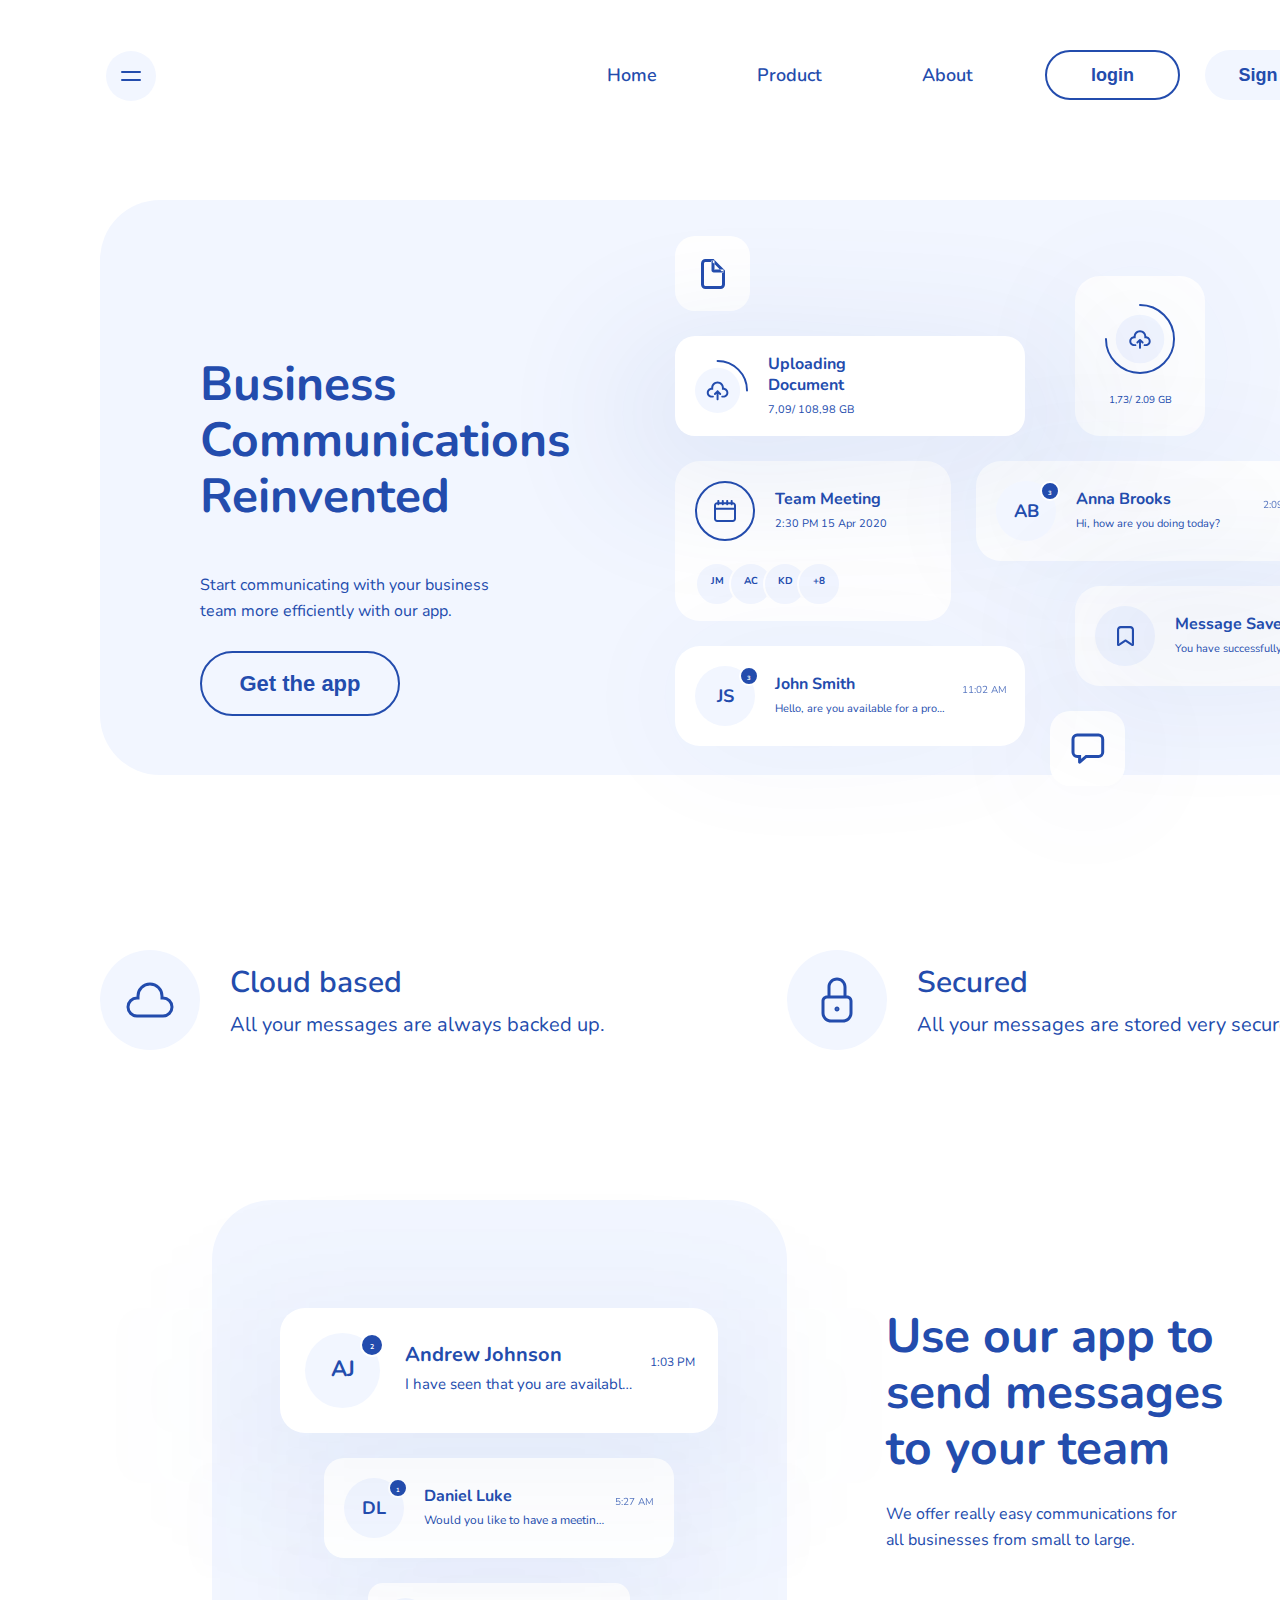
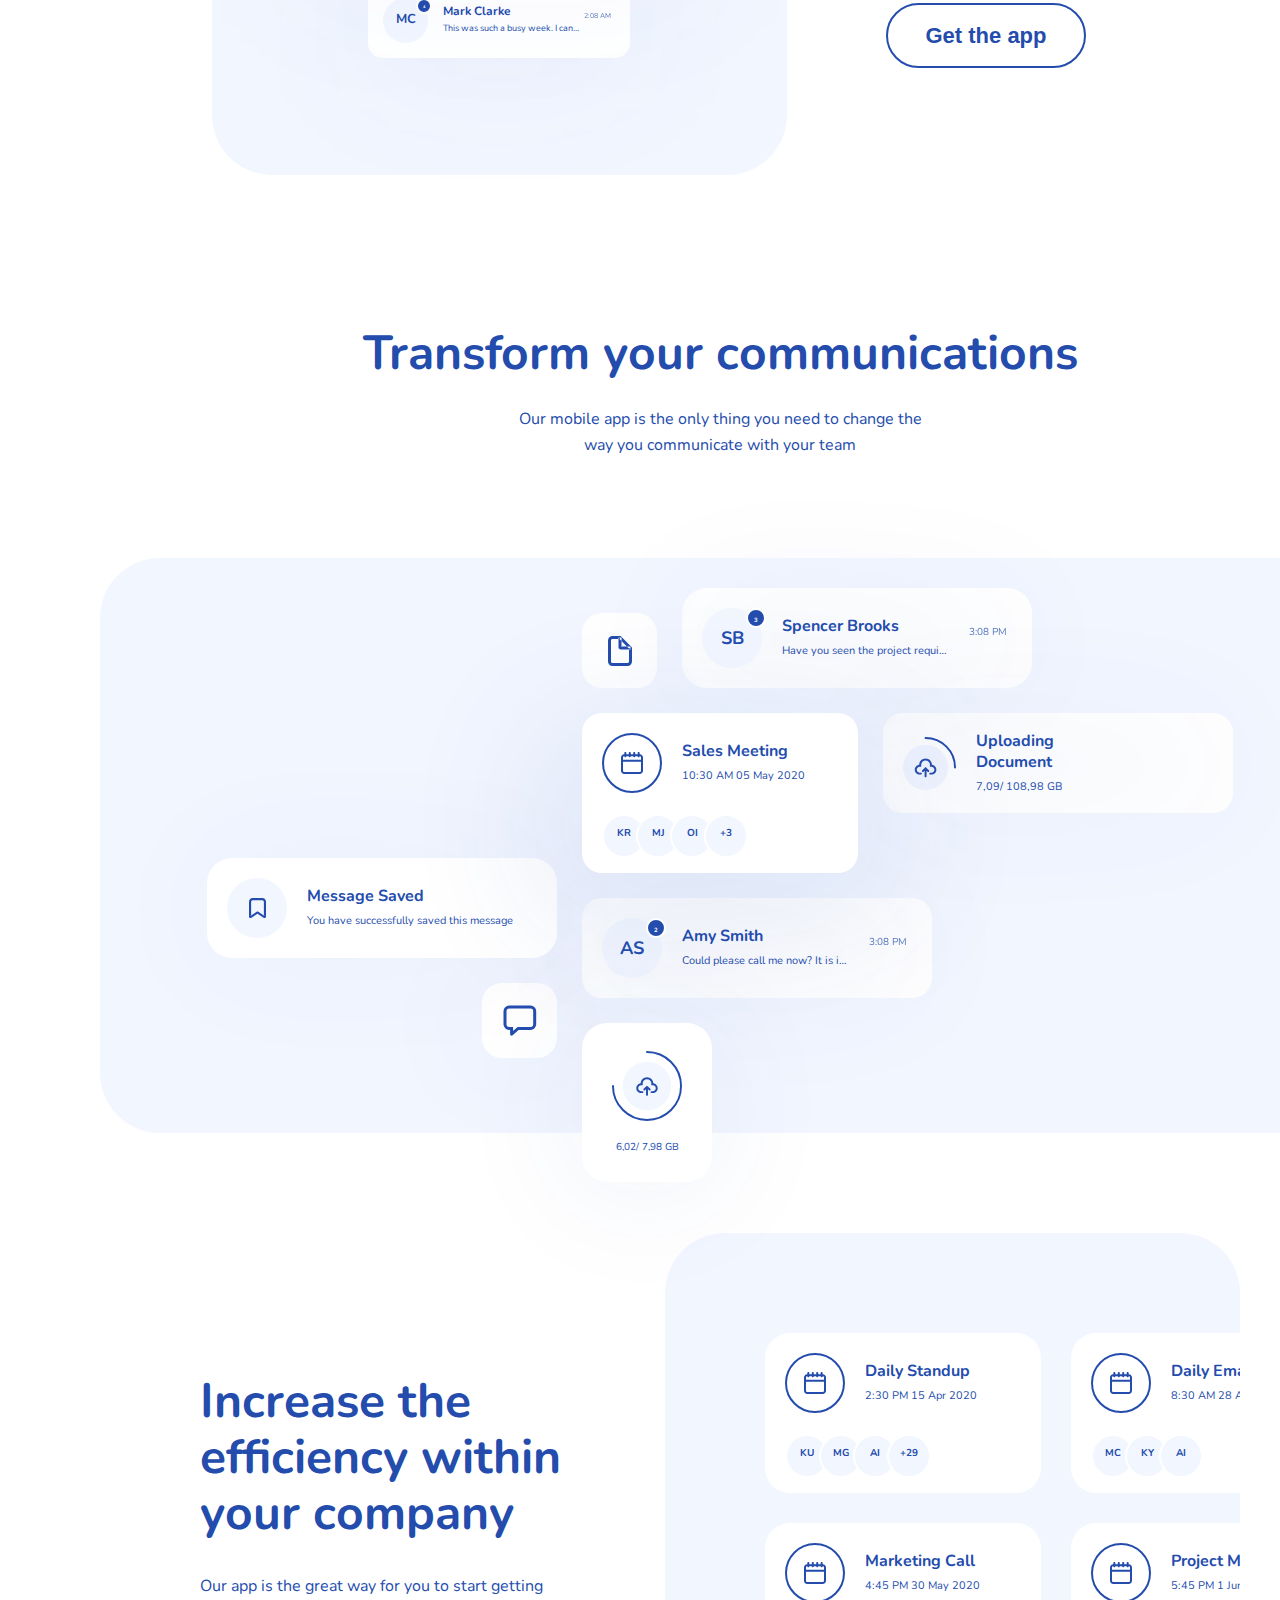
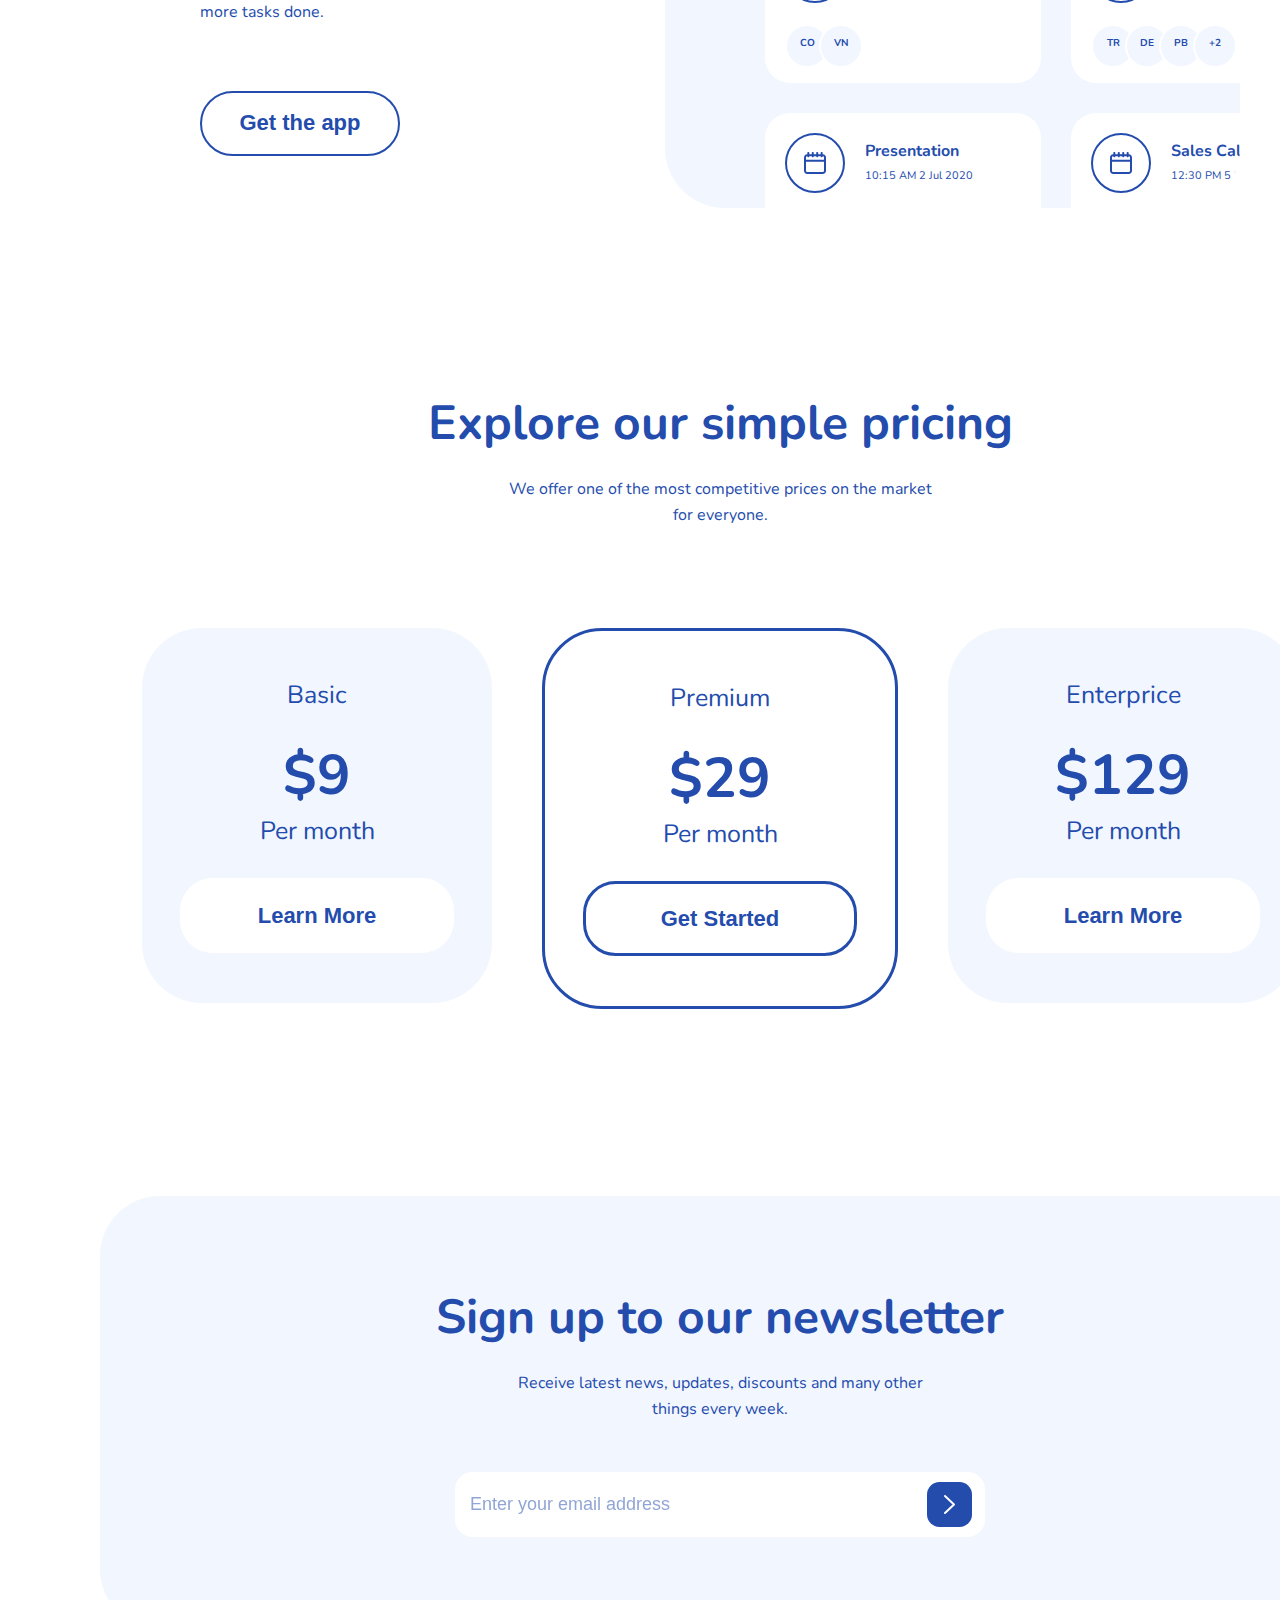
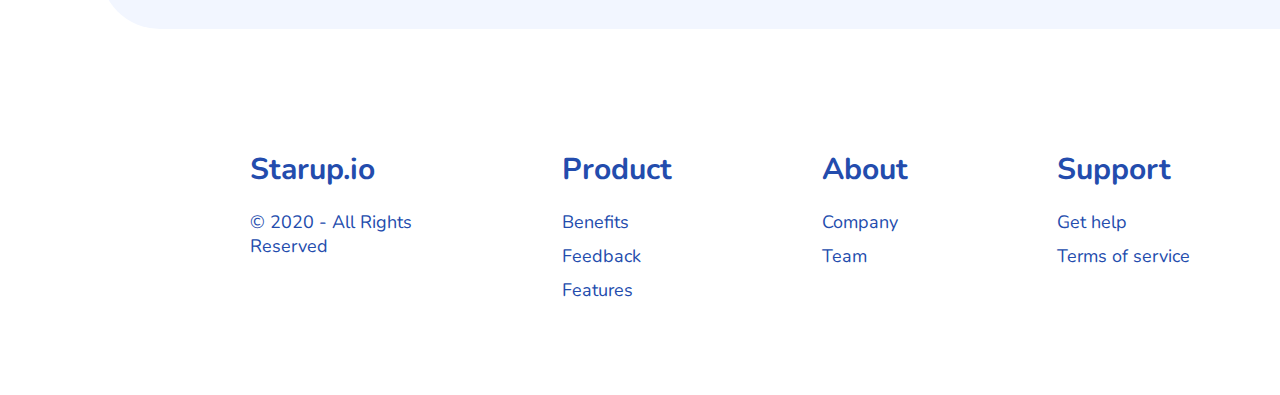
<file: index.html>
<!DOCTYPE html>
<html lang="en">
<head>
    <meta charset="UTF-8">
    <meta name="viewport" content="width=device-width, initial-scale=1.0">
    <link rel="stylesheet" type="text/css" href="./index.css" />
    <link rel="stylesheet" type="text/css" href="//fonts.googleapis.com/css?family=Nunito" />
    <title>FinPro2</title>
</head>
<body>

<!-- ======= -->

    <!-- ======================================================== -->
    <!--                          header                          -->
    <!-- ======================================================== -->

    <header>
        <nav class="header-flex">
            <button class="menu-button" type="button">
                <img src="./images/Menu Button.svg" alt="">
                <div class="dropdown">
                    <li><a href="#">Home</a></li>
                    <li><a href="#">Product</a></li>
                    <li><a href="#">About</a></li>
                    <li><a href="#">Contact</a></li>
                </div>
            </button>
            <ul>
                <li><a href="#home">Home</a></li>
                <li><a href="#home">Product</a></li>
                <li><a href="#home">About</a></li>
                <li><a href="#home">Contact</a></li>
            </ul>
            <form class="btn">
                <button class="login-button" type="button">login</button>
                <button class="signup-button" type="button">Sign Up</button>
            </form>
        </nav>
    </header>

    <!-- ======================================================== -->
    <!--                           Hero                           -->
    <!-- ======================================================== -->
    <div class="hero">
        <div class="banner">
            <section class="content">
                <div class="text-content">
                    <p class="main-title">Business Communications Reinvented</p>
                    <p class="text-body">Start communicating with your business team more efficiently with our app.</p>
                </div>
                <button class="btn-primary">Get the app</button>
            </section>

            <section class="ui-element">
                <div class="r-card"> 
                    <!-- card 1 -->
                    <div class="card-1">
                        <img src="./images/file.svg" alt="">
                    </div>

                    <!-- card 2 -->
                    <div class="card-2">
                        <div class="card2-bg"></div>
                        <div class="card2">
                            <div class="in-content">
                                <img src="./images/Progress.svg" alt="">
                                <div class="text-card">
                                    <div class="title-text">Uploading Document</div>
                                    <div class="bd-text">7,09/ 108,98 GB</div>
                                </div>
                            </div>
                        </div>
                        
                    </div>

                    <!-- card 3 -->
                    <div class="card-3">
                        <div class="schedule-bg"></div>
                        <div class="schedule">
                            <div class="schedule-wrap">
                                <div class="schedule-content">
                                    <img src="./images/Icon.svg" alt="">
                                    <div class="text-card">
                                        <div class="title-text">Team Meeting</div>
                                        <div class="bd-text">2:30 PM 15 Apr 2020</div>
                                    </div>
                                </div>
                                <div class="participants">
                                    <div class="items-1"><p>JM</p></div>
                                    <div class="items-2"><p>AC</p></div>
                                    <div class="items-2"><p>KD</p></div>
                                    <div class="items-2"><p>+8</p></div>
                                </div>
                            </div>
                        </div>
                    </div>

                    <div class="card-4">
                        <div class="card4-bg"></div>
                        <div class="card4-wrap">
                            <div class="not-flex">
                                <div class="notification">
                                    <div class="nm-person">
                                        <p>JS</p>
                                    </div>
                                    <div class="notif">
                                        <p>3</p>
                                    </div>
                                </div>
                                <div class="notif-content">
                                    <div class="nt-content">
                                        <div class="title-text">John Smith</div>
                                        <div class="bd-text">Hello, are you available for a pro…</div>
                                    </div>
                                    <div class="time">
                                        <p>11:02 AM</p>
                                    </div>
                                </div>
                            </div>
                        </div>
                    </div>

                </div>
                
                <div class="l-card">
                    <div class="card-5">
                        <div class="upload-bg"></div>
                        <div class="upload">
                            <img src="./images/upload.svg" alt="">
                            <div class="uploading">1,73/ 2.09 GB</div> 
                        </div>
                        
                    </div>

                    <div class="card-6">
                        <div class="card6-bg"></div>
                        <div class="card6-wrap">
                            <div class="not-flex">
                                <div class="notification">
                                    <div class="nm-person">
                                        <p>AB</p>
                                    </div>
                                    <div class="notif">
                                        <p>3</p>
                                    </div>
                                </div>
                                <div class="notif-content">
                                    <div class="nt-content">
                                        <div class="title-text">Anna Brooks</div>
                                        <div class="bd-text">Hi, how are you doing today?</div>
                                    </div>
                                    <div class="time">
                                        <p>2:09 PM</p>
                                    </div>
                                </div>
                            </div>
                        </div>
                        
                    </div>

                    <div class="card-7">
                        <div class="card7-bg"></div>
                        <div class="card7">
                            <div class="in-card">
                                <img src="./images/save.svg" alt="">
                                <div class="tx-card">
                                    <div class="title-text">Message Saved</div>
                                    <div class="bd-text">You have successfully saved this message</div>
                                </div>
                            </div>
                        </div>
                    </div>

                    <div class="card-8">
                        <img src="./images/message.svg" alt="">
                    </div>

                </div>
                
            </section>


        </div>
    </div>

    <!-- ======================================================== -->
    <!--                           Icon                           -->
    <!-- ======================================================== -->
    <div class="icon">
        <section class="icon-1">
            <img src="./images/cloud.svg" alt="">
            <div class="icon-content">
                <div class="nm-title">Cloud based</div>
                <div class="bd-icon">All your messages are always backed up.</div>
            </div>
        </section>
        <section class="icon-2">
            <img src="images/security.svg" alt="">
            <div class="icon-content">
                <div class="nm-title">Secured</div>
                <div class="bd-icon">All your messages are stored very securely.</div>
            </div>
        </section>
    </div>
    
    <!-- ======================================================== -->
    <!--                      Product Features                    -->
    <!-- ======================================================== -->


    <div class="product-features">

        <!-- ==================== Features 1 ==================== -->
        <section class="right-content">
            <div class="object">
                <div class="card-content">
                    <!-- 1 -->
                    <div class="object-1">
                        <div class="lg-bg"></div>
                        <div class="lg">
                            <div class="lg-content">
                                <div class="lg-initials">
                                    <div class="lg-name">
                                        <p>AJ</p>
                                    </div>
                                    <div class="lg-notif">
                                        <p>2</p>
                                    </div>
                                </div>
                                <div class="lg-notification">
                                    <div class="lg-information">
                                        <div class="lg-sender">Andrew Johnson</div>
                                        <div class="lg-message">I have seen that you are availabl…</div>
                                    </div>
                                    <div class="lg-time">
                                        <p>1:03 PM</p>
                                    </div>
                                </div>
                            </div>
                        </div>
                    </div>

                    <!-- 2 -->
                    <div class="object-2">
                        <div class="md-bg"></div>
                        <div class="md">
                            <div class="md-content">
                                <div class="md-initials">
                                    <div class="md-name">
                                        <p>DL</p>
                                    </div>
                                    <div class="md-notif">
                                        <p>1</p>
                                    </div>
                                </div>
                                <div class="md-notification">
                                    <div class="md-information">
                                        <div class="md-sender">Daniel Luke</div>
                                        <div class="md-message">Would you like to have a meetin…</div>
                                    </div>
                                    <div class="md-time">
                                        <p>5:27 AM</p>
                                    </div>
                                </div>
                            </div>
                        </div>
                    </div>
                    

                    <!-- 3 -->
                    <div class="object-3">
                        <div class="sm-bg"></div>
                        <div class="sm">
                            <div class="sm-content">
                                <div class="sm-initials">
                                    <div class="sm-name">
                                        <p>MC</p>
                                    </div>
                                    <div class="sm-notif">
                                        <p>4</p>
                                    </div>
                                </div>
                                <div class="sm-notification">
                                    <div class="sm-information">
                                        <div class="sm-sender">Mark Clarke</div>
                                        <div class="sm-message">This was such a busy week. I can…</div>
                                    </div>
                                    <div class="sm-time">
                                        <p>2:08 AM</p>
                                    </div>
                                </div>
                            </div>
                        </div>
                </div>
                
            </div>

            <div class="txt-content">
                <div class="txt">
                    <div class="title-txt">
                        Use our app to send messages to your team
                    </div>
                    <div class="bd-txt">
                        We offer really easy communications for all businesses from small to large.
                    </div>
                </div>
                <button class="btn-txt" type="button">Get the app</button>
            </div>
        </section>

        <!-- ==================== Features 2 ==================== -->
        <section class="center-content">
            <div class="title">
                <div class="title-center">
                    Transform your communications
                </div>
                <div class="bd-center">
                    Our mobile app is the only thing you need to change the way you communicate with your team
                </div>
            </div>
            <div class="background-center">
                <div class="content-center">
                    <div class="componen">
                        <div class="l-comp">
                            <!-- componen -->
                            
                            <div class="comp-1">
                                <div class="comp1-bg"></div>
                                <div class="comp1-wrap">
                                    <div class="in-card">
                                        <img src="./images/save.svg" alt="">
                                        <div class="tx-card">
                                            <div class="title-text">Message Saved</div>
                                            <div class="bd-text">You have successfully saved this message</div>
                                        </div>
                                    </div>
                                </div>
                            </div>
    
                            <div class="comp-2">
                                <img src="./images/message.svg" alt="">
                            </div>
                        </div>
    
                        <div class="r-comp">
                            <div class="comp-c1">
                                <div class="comp-3">
                                    <img src="./images/file.svg" alt="">
                                </div>
    
                                <div class="comp-4">
                                    <div class="comp4-bg"></div>
                                    <div class="comp4-wrap">
                                        <div class="not-flex">
                                            <div class="notification">
                                                <div class="nm-person">
                                                    <p>SB</p>
                                                </div>
                                                <div class="notif">
                                                    <p>3</p>
                                                </div>
                                            </div>
                                            <div class="notif-content">
                                                <div class="nt-content">
                                                    <div class="title-text">Spencer Brooks</div>
                                                    <div class="bd-text">Have you seen the project requi…</div>
                                                </div>
                                                <div class="time">
                                                    <p>3:08 PM</p>
                                                </div>
                                            </div>
                                        </div>
                                    </div>
                                </div>
                            </div>
                            
    
                            <div class="comp-c2">
                                <div class="comp-5">
                                    <div class="comp5-bg"></div>
                                    <div class="comp5">
                                        <div class="schedule-wrap">
                                            <div class="schedule-content">
                                                <img src="./images/Icon.svg" alt="">
                                                <div class="text-card">
                                                    <div class="title-text">Sales Meeting</div>
                                                    <div class="bd-text">10:30 AM 05 May 2020</div>
                                                </div>
                                                
                                            </div>
                                            <div class="participants">
                                                <div class="items-1"><p>KR</p></div>
                                                <div class="items-2"><p>MJ</p></div>
                                                <div class="items-2"><p>OI</p></div>
                                                <div class="items-2"><p>+3</p></div>
                                            </div>
                                        </div>
                                    </div>
                                </div>
        
                                <div class="comp-6">
                                    <div class="comp6-bg"></div>
                                    <div class="comp6">
                                        <div class="in-content">
                                            <img src="./images/Progress.svg" alt="">
                                            <div class="text-card">
                                                <div class="title-text">Uploading Document</div>
                                                <div class="bd-text">7,09/ 108,98 GB</div>
                                            </div>
                                        </div>
                                    </div>    
                                </div>
                                
                            </div>
                            
                            <div class="comp-7">
                                <div class="comp7-bg"></div>
                                <div class="comp7-wrap">
                                    <div class="not-flex">
                                        <div class="notification">
                                            <div class="nm-person">
                                                <p>AS</p>
                                            </div>
                                            <div class="notif">
                                                <p>2</p>
                                            </div>
                                        </div>
                                        <div class="notif-content">
                                            <div class="nt-content">
                                                <div class="title-text">Amy Smith</div>
                                                <div class="bd-text">Could please call me now? It is i…</div>
                                            </div>
                                            <div class="time">
                                                <p>3:08 PM</p>
                                            </div>
                                        </div>
                                    </div>
                                </div>      
                            </div>
    
                            <div class="comp-8">
                                <div class="comp8-bg"></div>
                                <div class="comp8-wrap">
                                    <div class="upload">
                                        <img src="./images/upload.svg" alt="">
                                        <div class="uploading">6,02/ 7,98 GB</div> 
                                    </div>
                                </div>
                            </div>
                        </div>
                    </div>
                </div>
            </div>
        </section>
    </div>


    <!-- ========================================================================================== -->
                                            <!-- About -->
    <!-- ========================================================================================== -->
    
    <div class="about-container">
        <div class="about-container-card">
            <div class="about-container-card-text1">
                <h1> Increase the efficiency within your company </h1>
            </div>
            <div class="about-container-card-text2">
                <p> Our app is the great way for you to start getting more tasks done. </p>
            </div>
            <button class="about-container-card-btn"> Get the app</button>
        </div>
        <div class="about-container-card2">
            <div class="about-container-cards">
                <div class="card-about">
                    <div class="about-schedule-bg"></div>
                    <div class="about-schedule">
                        <div class="about-schedule-wrap">
                            <div class="about-schedule-content">
                                <img src="./images/Icon.svg" alt="">
                                <div class="text-card">
                                    <div class="title-text">Daily Standup</div>
                                    <div class="bd-text">2:30 PM 15 Apr 2020</div>
                                </div>
                            </div>
                            <div class="participants">
                                <div class="items-1"><p>KU</p></div>
                                <div class="items-2"><p>MG</p></div>
                                <div class="items-2"><p>AI</p></div>
                                <div class="items-2"><p>+29</p></div>
                            </div>
                        </div>
                    </div>
                </div>
                <div class="card-about">
                    <div class="about-schedule-bg"></div>
                    <div class="about-schedule">
                        <div class="about-schedule-wrap">
                            <div class="about-schedule-content">
                                <img src="./images/Icon.svg" alt="">
                                <div class="text-card">
                                    <div class="title-text">Daily Emails</div>
                                    <div class="bd-text">8:30 AM 28 Apr 2020</div>
                                </div>
                            </div>
                            <div class="participants">
                                <div class="items-1"><p>MC</p></div>
                                <div class="items-2"><p>KY</p></div>
                                <div class="items-2"><p>AI</p></div>
                            </div>
                        </div>
                    </div>
                </div>
                <div class="card-about">
                    <div class="about-schedule-bg"></div>
                    <div class="about-schedule">
                        <div class="about-schedule-wrap">
                            <div class="about-schedule-content">
                                <img src="./images/Icon.svg" alt="">
                                <div class="text-card">
                                    <div class="title-text">Marketing Call</div>
                                    <div class="bd-text">4:45 PM 30 May 2020</div>
                                </div>
                            </div>
                            <div class="participants">
                                <div class="items-1"><p>CO</p></div>
                                <div class="items-2"><p>VN</p></div>
                            </div>
                        </div>
                    </div>
                </div>
                <div class="card-about">
                    <div class="about-schedule-bg"></div>
                    <div class="about-schedule">
                        <div class="about-schedule-wrap">
                            <div class="about-schedule-content">
                                <img src="./images/Icon.svg" alt="">
                                <div class="text-card">
                                    <div class="title-text">Project Meeting</div>
                                    <div class="bd-text">5:45 PM 1 Jun 2020</div>
                                </div>
                            </div>
                            <div class="participants">
                                <div class="items-1"><p>TR</p></div>
                                <div class="items-2"><p>DE</p></div>
                                <div class="items-2"><p>PB</p></div>
                                <div class="items-2"><p>+2</p></div>
                            </div>
                        </div>
                    </div>
                </div>
                <div class="card-about">
                    <div class="about-schedule-bg"></div>
                    <div class="about-schedule">
                        <div class="about-schedule-wrap">
                            <div class="about-schedule-content">
                                <img src="./images/Icon.svg" alt="">
                                <div class="text-card">
                                    <div class="title-text">Presentation</div>
                                    <div class="bd-text">10:15 AM 2 Jul 2020</div>
                                </div>
                            </div>
                            <div class="participants">
                                <div class="items-1"><p>JM</p></div>
                                <div class="items-2"><p>AC</p></div>
                                <div class="items-2"><p>KD</p></div>
                                <div class="items-2"><p>+8</p></div>
                            </div>
                        </div>
                    </div>
                </div>
                <div class="card-about">
                    <div class="about-schedule-bg"></div>
                    <div class="about-schedule">
                        <div class="about-schedule-wrap">
                            <div class="about-schedule-content">
                                <img src="./images/Icon.svg" alt="">
                                <div class="text-card">
                                    <div class="title-text">Sales Call</div>
                                    <div class="bd-text">12:30 PM 5 May 2020</div>
                                </div>
                            </div>
                            <div class="participants">
                                <div class="items-1"><p>JM</p></div>
                                <div class="items-2"><p>AC</p></div>
                                <div class="items-2"><p>KD</p></div>
                                <div class="items-2"><p>+8</p></div>
                            </div>
                        </div>
                    </div>
                </div>
            </div>
        </div>
    </div>


    <!-- ========================================================================================== -->
                                            <!-- Pricing -->
    <!-- ========================================================================================== -->

    <section class="pricing-container">
        <div class="title">
            <div class="title-center">
                Explore our simple pricing
            </div>
            <div class="bd-center">
                We offer one of the most competitive prices on the market for everyone.
            </div>
        </div>
        <div class="pricing-cards">
            <div class="pricing-card">
                <p class="pricing-card-text">Basic</p>
                <p class="pricing-card-price">$9</p>
                <p class="pricing-card-text2">Per month</p>
                <button class="pricing-card-btn" >Learn More</button>
            </div>
            <div class="pricing-card2">
                <p class="pricing-card-text">Premium</p>
                <p class="pricing-card-price">$29</p>
                <p class="pricing-card-text2">Per month</p>
                <button class="pricing-card-btn2" >Get Started</button>
            </div>
            <div class="pricing-card">
                <p class="pricing-card-text">Enterprice</p>
                <p class="pricing-card-price">$129</p>
                <p class="pricing-card-text2">Per month</p>
                <button class="pricing-card-btn" >Learn More</button>
            </div>
        </div>
    </section>

    <!-- ========================================================================================== -->
                                            <!-- Contact NewsLetter -->
    <!-- ========================================================================================== -->

    <section class="contact-container">
        <div class="title">
            <div class="title-center">
                Sign up to our newsletter
            </div>
            <div class="bd-center">
                Receive latest news, updates, discounts and many other things every week.
            </div>
        </div>
        <div class="contact-form">
            <input type="email" id="email" name="email" placeholder="Enter your email address"/>
            <div class="contact-form-btn">
              <img src="./images/Submit Button.svg" />
            </div>
        </div>
    </section>

    
    <!-- ========================================================================================== -->
                                            <!-- Contact NewsLetter -->
    <!-- ========================================================================================== -->

    <section class="footer-container">
        <div class="footer-card1">
            <h1>Starup.io</h1>
            &copy; 2020 - All Rights Reserved
        </div>
        <div class="footer-card2">
            <h1>Product</h1>
            <ul>
                <li><a>Benefits</a></li>
                <li><a>Feedback</a></li>
                <li><a>Features</a></li>
            </ul>
        </div>
        <div class="footer-card2">
            <h1>About</h1>
            <ul>
                <li><a>Company</a></li>
                <li><a>Team</a></li>
            </ul>
        </div>
        <div class="footer-card2">
            <h1>Support</h1>
            <ul>
                <li><a>Get help</a></li>
                <li><a>Terms of service</a></li>
            </ul>
        </div>
    </section>


</body>
</html>
</file>
<file: index.css>
:root {
    --primary: #234CAD;
    --secondary: #FFF;
    --blueWhite: #F2F6FF
}

 
body {
    width: 1440px;
    margin-left: auto;
    margin-right: auto;
    background: var(--secondary);
    font-family: Nunito;
    color: var(--primary);
}

/* ================================================================== */
/*                                Header                              */
/* ================================================================== */

header {
    margin: 50px 100px 100px 100px;
    display: flex;
    width: 1240px;
    height: 50px;
    flex-shrink: 0;
}

 /* navbar */
 nav {
    width: 1240px;
    height: 50px;
    float: left;
    display: flex;
    width: 100%;
    justify-content: center;
    align-items: center;
 }

 nav ul {
    display: flex;
    overflow: hidden;
 }

 nav ul li {
    list-style: none;
    float: left;
    
 }

 nav ul li a {
    color: var(--primary);
    font-size: 18px;
    font-style: normal;
    font-weight: 600;
    line-height: 29px;
    padding: 0px 50px;
    display: inline-flex;
    justify-content: center;
    align-items: flex-start;
    gap: 50px;
    text-decoration: none;
    
 }

nav ul li a:hover {
    cursor: pointer;
    border-radius: 25px;
}

.header-flex {
    display: inline-flex;
}

.btn {
    display: flex;
    gap: 25px;
    
}

.login-button {
    width: 135px;
    height: 50px;
    flex-shrink: 0;
    border-radius: 25px;
    border: 2px solid var(--primary);
    color: var(--primary);
    text-align: center;
    font-size: 18px;
    font-style: normal;
    font-weight: 700;
    line-height: 29px;
    background: none;
}

.login-button:hover {
    background-color: var(--primary);
    color: var(--secondary);
    cursor: pointer;
    border: none;
}

.signup-button {
    width: 135px;
    height: 50px;
    flex-shrink: 0;
    border-radius: 25px;
    background: var(--blueWhite);
    border: none;
    color: var(--primary);
    text-align: center;
    font-size: 18px;
    font-style: normal;
    font-weight: 700;
    line-height: 29px; /* 161.111% */
}

.signup-button:hover {
    background-color: var(--primary);
    cursor: pointer;
    border: none;
    color: var(--secondary);
}

/* menu button */
.menu-button {
    background: none;
    border: none;
    flex-shrink: 0;
    position: relative;
    display: block;
    width: 50px;
    height: 50px;
    float: left;
    margin-right: 367px;
}

.menu-button img {
    width: 50px;
    height: 50px;
}

.dropdown {
    display: none;
    background-color: var(--primary);
    border-radius: 25px;
    min-width: 200px;
}

.dropdown li {
    list-style: none;
}
.dropdown li a {
    display: block;
    color: var(--secondary);
    font-size: 18px;
    font-style: normal;
    font-weight: 600;
    line-height: 29px; /* 161.111% */
    text-decoration: none;
    padding: 10px;
}

.menu-button:hover .dropdown{
    display: block;
}

.dropdown li a:hover {
    cursor: pointer;
    background-color: var(--secondary);
    color: var(--primary);
    border-radius: 25px;
}

.menu-button img:hover {
    cursor: pointer;
}

/* ================================================================== */
/*                              Hero                                  */
/* ================================================================== */
.hero {
    margin-left: 100px;
    display: flex;
    width: 1375px;
    height: 611px;
    padding: 0px 15px 25px 0px;
    flex-shrink: 0;
}

.banner {
    display: inline-flex;
    gap: 50px;
    width: 1240px;
    height: 575px;
    flex-shrink: 0;
    background-color: var(--blueWhite);
    border-radius: 60px;
}
.content {
    margin: 108px 0px 107px 100px;
}

.text-content {
    width: 375px;
    height: 245px;
    flex-shrink: 0;
    margin-bottom: 50px;
}

.main-title {
    width: 375px;
    font-size: 48px;
    font-style: normal;
    font-weight: 700;
    line-height: 56px; /* 116.667% */
}

 .text-body {
    width: 304px;
    font-size: 16px;
    font-style: normal;
    font-weight: 400;
    line-height: 26px; /* 162.5% */
}

.btn-primary {
    width: 200px;
    height: 65px;
    flex-shrink: 0;
    border-radius: 32.5px;
    border: 2px solid var(--primary);
    background: none;
    color: var(--primary);
    text-align: center;
    font-size: 22px;
    font-style: normal;
    font-weight: 700;
    line-height: 36px; /* 163.636% */
}

.btn-primary:hover {
    background-color: var(--primary);
    color: var(--secondary);
    cursor: pointer;
}

.ui-element {
    flex-shrink: 0;
    display: flex;
}

.r-card {
    margin-top: 36px;
    display: flex;
    flex-direction: column;
    gap: 25px;
}

.card-1 {
    width: 75px;
    height: 75px;
    margin-left: 50px;
}

.card-1 img {
    margin-left: -136px;
    margin-top: -136px;
}

.card-2 {
    width: 450px;
    height: 150px;
    flex-shrink: 0;
}
.card2-bg {
    width: 450px;
    height: 150px;
    border-radius: 20px;
    opacity: 0.1;
    background: linear-gradient(35deg, var(--primary) 9.21%, rgba(35, 76, 173, 0.50) 110.31%);
    filter: blur(67.95704650878906px);
    position: absolute;
    z-index: 1;    
}
.card2 {
    width: 350px;
    height: 100px;
    border-radius: 20px;
    background: var(--secondary);
    position: absolute;
    z-index: 2;
    margin-left: 50px;
}

.in-content {
    width: 230px;
    height: 53px;
    flex-shrink: 0;
    display: flex;
    gap: 20px;
    padding: 24px 100px 23px 20px;
}

.in-content img {
    width: 53px;
    height: 53px;
    flex-shrink: 0;
}

.text-card {
    display: flex;
    flex-direction: column;
    width: 157px;
    justify-content: center;
    align-items: flex-start;
    gap: 3px;
}

.title-text {
    font-size: 16px;
    font-style: normal;
    font-weight: 700;
    line-height: 21px; /* 131.25% */
}

.bd-text {
    font-size: 11px;
    font-style: normal;
    font-weight: 400;
    line-height: 21px; /* 175% */
}

.card-3 {
    width: 376px;
    height: 210px;
    flex-shrink: 0;
    margin-top: -50px;
}

.schedule-bg {
    width: 376px;
    height: 210px;
    border-radius: 25px;
    opacity: 0.0001;
    background: linear-gradient(35deg, var(--primary) 9.21%, rgba(35, 76, 173, 0.50) 110.31%);
    filter: blur(67.95704650878906px);
    position: absolute;
    z-index: 1;
}

.schedule {
    width: 276px;
    height: 160px;
    display: flex;
    flex-direction: column;
    gap: 20px;
    margin-left: 50px;
    border-radius: 25px;
    background: var(--secondary);
    position: relative;
}

.schedule-wrap {
    padding: 20px 58px 20px 20px;
}

.schedule-content {
    display: inline-flex;
    gap: 20px;
    align-items: center;
}

.schedule-content img {
    width: 60px;
    height: 60px;
    flex-shrink: 0;
}

.participants {
    width: 130px;
    height: 40px;
    flex-shrink: 0;
    display: inline-flex;
    margin-top: 15px;
}

.items-1 {
    width: 40px;
    height: 40px;
    flex-shrink: 0;
    background-color: var(--blueWhite);
    border: 2px solid var(--secondary);
    border-radius: 50%;
}

.items-1 p {
    font-size: 10px;
    font-style: normal;
    font-weight: 700;
    line-height: 14px; /* 140% */
    text-align: center;
}

.items-2 {
    width: 40px;
    height: 40px;
    flex-shrink: 0;
    background-color: var(--blueWhite);
    border: 2px solid var(--secondary);
    border-radius: 50%;
    margin-left: -10px;
}

.items-2 p {
    font-size: 10px;
    font-style: normal;
    font-weight: 700;
    line-height: 14px; /* 140% */
    text-align: center;
}

.card-4 {
    width: 350px;
    height: 100px;
    flex-shrink: 0;
    display: flex;
    margin-top: -50px;
    margin-left: 50px;
}

.card4-bg {
    width: 350px;
    height: 100px;
    border-radius: 25px;
    opacity: 0.05;
    background: linear-gradient(35deg, var(--primary) 9.21%, rgba(35, 76, 173, 0.50) 110.31%);
    filter: blur(67.95704650878906px);
    position: absolute;
    z-index: 1;
}

.card4-wrap {
    width: 350px;
    height: 100px;
    flex-shrink: 0;
    border-radius: 25px;
    background: var(--secondary);
    position: absolute;
    z-index: 2;
}

.not-flex {
    width: 310px;
    height: 60px;
    display: flex;
    gap: 20px;
    padding: 20px;
    align-items: center;
}

.notification {
    width: 60px;
    height: 60px;
    flex-shrink: 0;
}

.nm-person {
    width: 60px;
    height: 60px;
    flex-shrink: 0;
    color: var(--primary);
    background-color: var(--blueWhite);
    border-radius: 50%;
    position: absolute;
    z-index: 1;
    text-align: center;
}

.nm-person p {
    font-size: 18px;
    font-style: normal;
    font-weight: 700;
    line-height: 24px; /* 133.333% */
}

.notif {
    background-color: var(--primary);
    border-radius: 50%;
    border: 2px solid var(--secondary);
    width: 16px;
    height: 16px;
    flex-shrink: 0;
    position: absolute;
    z-index: 2;
    text-align: center;
    margin-left: 44px;

}

.notif p {
    color: var(--secondary);
    font-size: 6px;
    font-style: normal;
    font-weight: 700;
    line-height: 8px; /* 133.333% */
}

.notif-content {
    display: inline-flex;
    height: 45px;
    justify-content: center;
    align-items: flex-start;
    gap: 6px;
    flex-shrink: 0;
}

.nt-content {
    display: flex;
    width: 181px;
    flex-direction: column;
    justify-content: center;
    align-items: flex-start;
    gap: 3px;
}

.time {
    color: var(--primary);
    font-size: 10px;
    font-style: normal;
    font-weight: 400;
    line-height: 13px; /* 130% */
    opacity: 0.75;
}

.l-card {
    margin-top: 76px;
    /* margin-left: 50px; */
    display: flex;
    flex-direction: column;
    gap: 25px;
}

.card-5 {
    width: 130px;
    height: 160px;
    flex-shrink: 0;
    border-radius: 25px;
    background: var(--secondary);
}

.upload-bg {
    width: 130px;
    height: 160px;
    border-radius: 25px;
    opacity: 0.05;
    background: linear-gradient(35deg, var(--primary) 9.21%, rgba(35, 76, 173, 0.50) 110.31%);
    filter: blur(67.95704650878906px);
    position: absolute;
    z-index: 1;
}

.upload {
    width: 70px;
    height: 103px;
    flex-shrink: 0;
    padding: 28px 30px;
    display: flex;
    flex-direction: column;
    gap: 20px;
}

.upload img {
    width: 70px;
    height: 70px;
    flex-shrink: 0;
}

.uploading {
    font-size: 10px;
    font-style: normal;
    font-weight: 400;
    line-height: 13px; /* 130% */
    text-align: center;
}

.card-6 {
    width: 350px;
    height: 100px;
    margin-left: -99px;
    display: flex;
}

.card6-bg {
    width: 350px;
    height: 100px;
    border-radius: 20px;
    opacity: 0.05;
    background: linear-gradient(35deg, var(--primary) 9.21%, rgba(35, 76, 173, 0.50) 110.31%);
    filter: blur(67.95704650878906px);
    position: absolute;
    z-index: 1;
}

.card6-wrap {
    border-radius: 25px;
    background: var(--secondary);
}

.card-7 {
    width: 350px;
    height: 100px;
}

.card7-bg {
    width: 350px;
    height: 100px;
    border-radius: 25px;
    opacity: 0.1;
    background: linear-gradient(35deg, var(--primary) 9.21%, rgba(35, 76, 173, 0.50) 110.31%);
    filter: blur(67.95704650878906px);
    position: absolute;
    z-index: 1;
}

.card7 {
    border-radius: 25px;
    background: var(--secondary);
}

.in-card {
    display: flex;
    align-items: center;
    gap: 20px;
    padding: 20px 26px 20px 20px;
}

.in-card img {
    width: 60px;
    height: 60px;
    flex-shrink: 0;
}
.tx-card {
    display: flex;
    width: 224px;
    height: 45px;
    flex-direction: column;
    justify-content: center;
    align-items: flex-start;
    gap: 3px;
    flex-shrink: 0;
}

.card-8 {
    margin-top: -136px;
    margin-left: -161PX;
}


/* ========================================== */
/* ================== icon ================== */
.icon {
    width: 1240px;
    height: 100px;
    flex-shrink: 0;
    gap: 155px;
    display: flex;
    margin: 114px 100px 0px;
}

.icon-1 {
    width: 532px;
    height: 100px;
    flex-shrink: 0;
    display: flex;
    gap: 30px;
}

.icon-1 img {
    width: 100px;
    height: 100px;
    flex-shrink: 0;
}

.icon-content {
    display: flex;
    width: 402px;
    flex-direction: column;
    justify-content: center;
    align-items: flex-start;
}

.nm-title {
    font-size: 30px;
    font-style: normal;
    font-weight: 600;
    line-height: 49px; /* 163.333% */
}

.bd-icon {
    font-size: 20px;
    font-style: normal;
    font-weight: 400;
    line-height: 36px; /* 163.636% */
}

.icon-2 {
    width: 553px;
    height: 100px;
    flex-shrink: 0;
    display: flex;
    gap: 30px;
}

.icon-2 img {
    width: 100px;
    height: 100px;
    flex-shrink: 0;
}

/* ================================================================== */
/*                         product features                           */
/* ================================================================== */

/* ========================================== */
/* =============== features 1 =============== */

.right-content {
    display: flex;
    width: 1015px;
    height: 575px;
    justify-content: start;
    align-items: center;
    flex-shrink: 0;
    margin: 150px 212px;
}

.object {
    width: 575px;
    height: 575px;
    flex-shrink: 0;
    display: flex;
    gap: 100px;
    border-radius: 60px;
    background: var(--blueWhite);
}

.card-content {
    width: 538px;
    height: 360px;
    flex-shrink: 0;
    margin: 108px 18px;
}

.object-1 {
    width: 538px;
    height: 175px;
    flex-shrink: 0;
}

.lg-bg {
    width: 538px;
    height: 175px;
    background-image: linear-gradient(35deg, rgba(35, 76, 173, 0.05) 9.21%, rgba(35, 76, 173, 0.05) 110.31%);
    filter: blur(67.95704650878906px);
    border-radius: 25px;
    position: absolute;
    z-index: 5;
}

.lg {
    width: 438px;
    height: 125px;
    flex-shrink: 0;
    margin: 0px 50px 50px;
    display: flex;
    border-radius: 25px;
    background: var(--secondary);
    position: absolute;
    z-index: 6;
}

.lg-content {
    width: 388px;
    height: 75px;
    flex-shrink: 0;
    display: flex;
    gap: 25px;
    padding: 25px;
    align-items: center;
}

.lg-initials {
    width: 75px;
    height: 75px;
    flex-shrink: 0;
}

.lg-name {
    width: 75px;
    height: 75px;
    flex-shrink: 0;
    color: var(--primary);
    background-color: var(--blueWhite);
    border-radius: 50%;
    position: absolute;
    z-index: 1;
    text-align: center;
}

.lg-name p {
    font-size: 22px;
    font-style: normal;
    font-weight: 700;
    line-height: 29px; /* 131.818% */
}

.lg-notif {
    background-color: var(--primary);
    border-radius: 50%;
    border: 2px solid var(--secondary);
    width: 20px;
    height: 20px;
    flex-shrink: 0;
    position: absolute;
    z-index: 2;
    align-items: center;
    margin-left: 55px;
}

.lg-notif p {
    color: var(--secondary);
    font-size: 7px;
    font-style: normal;
    font-weight: 700;
    line-height: 10px; /* 142.857% */
    text-align: center;
}

.lg-notification {
    display: inline-flex;
    height: 57px;
    justify-content: center;
    align-items: flex-start;
    gap: 18px;
    flex-shrink: 0;
}

.lg-information {
    display: flex;
    /* width: 224px; */
    flex-direction: column;
    justify-content: center;
    align-items: flex-start;
    gap: 3px;
}

.lg-sender {
    font-size: 20px;
    font-style: normal;
    font-weight: 700;
    line-height: 26.25px; /* 131.25% */
}

.lg-message {
    font-size: 15px;
    font-style: normal;
    font-weight: 400;
    line-height: 26.25px; /* 175% */
}

.lg-time {
    font-size: 12px;
    font-style: normal;
    font-weight: 400;
    line-height: 16.25px; /* 135.417% */
}

/* ========================================================== */
.object-2 {
    width: 400px;
    height: 125px;
    flex-shrink: 0;
    margin-left: 69px;
    margin-top: -25px;
}

.md-bg {
    width: 400px;
    height: 125px;
    background-image: linear-gradient(35deg, rgba(35, 76, 173, 0.05) 9.21%, rgba(35, 76, 173, 0.05) 110.31%);
    filter: blur(67.95704650878906px);
    border-radius: 25px;
    position: absolute;
    z-index: 3;    
}
.md {
    width: 350px;
    height: 100px;
    position: absolute;
    z-index: 4;
    border-radius: 20px;
    background: var(--secondary);
    margin: 0px 25px 25px;
}

.md-content {
    width: 310px;
    height: 60px;
    flex-shrink: 0;
    display: flex;
    gap: 20px;
    padding: 20px;
    align-items: center;
}

.md-initials {
    width: 60px;
    height: 60px;
    flex-shrink: 0;
}

.md-name {
    width: 60px;
    height: 60px;
    flex-shrink: 0;
    color: var(--primary);
    background-color: var(--blueWhite);
    border-radius: 50%;
    position: absolute;
    z-index: 1;
    text-align: center;
}

.md-name p {
    font-size: 18px;
    font-style: normal;
    font-weight: 700;
    line-height: 24px; /* 133.333% */
}

.md-notif {
    background-color: var(--primary);
    border-radius: 50%;
    border: 2px solid var(--secondary);
    width: 16px;
    height: 16px;
    flex-shrink: 0;
    position: absolute;
    z-index: 2;
    margin-left: 44px;
}

.md-notif p {
    color: var(--secondary);
    font-size: 6px;
    font-style: normal;
    font-weight: 700;
    line-height: 8px; /* 133.333% */
    text-align: center;
}

.md-notification {
    display: inline-flex;
    height: 45px;
    justify-content: center;
    align-items: flex-start;
    gap: 11px;
    flex-shrink: 0;
}

.md-information {
    display: flex;
    flex-direction: column;
    justify-content: center;
    align-items: flex-start;
    gap: 3px;
}

.md-sender {
    font-size: 16px;
    font-style: normal;
    font-weight: 700;
    line-height: 21px; /* 131.25% */
}

.md-message {
    font-size: 12px;
    font-style: normal;
    font-weight: 400;
    line-height: 21px; /* 175% */
}

.md-time {
    color: var(--primary);
    font-size: 10px;
    font-style: normal;
    font-weight: 400;
    line-height: 13px; /* 130% */
    opacity: 0.75;
}

/* ========================================================== */
.object-3 {
    margin-left: 128px;
    width: 282px;
    height: 85px;
    flex-shrink: 0;
}

.sm-bg {
    width: 282px;
    height: 85px;
    background-image: linear-gradient(35deg, rgba(35, 76, 173, 0.05) 9.21%, rgba(35, 76, 173, 0.05) 110.31%);
    filter: blur(67.95704650878906px);
    border-radius: 25px;
    position: absolute;
    z-index: 1;  
}
.sm {
    width: 262px;
    height: 75px;
    border-radius: 15px;
    background: var(--secondary);
    position: absolute;
    z-index: 2;
    margin: 0px 10px 10px;
}

.sm-content {
    width: 231px;
    height: 45px;
    flex-shrink: 0;
    display: flex;
    gap: 15px;
    padding: 15px;
    align-items: center;
}

.sm-initials {
    width: 45px;
    height: 45px;
    flex-shrink: 0;
}

.sm-name {
    width: 45px;
    height: 45px;
    flex-shrink: 0;
    color: var(--primary);
    background-color: var(--blueWhite);
    border-radius: 50%;
    position: absolute;
    z-index: 1;
    text-align: center;
}

.sm-name p {
    font-size: 13px;
    font-style: normal;
    font-weight: 700;
    line-height: 17px; /* 130.769% */
}

.sm-notif {
    background-color: var(--primary);
    border-radius: 50%;
    border: 2px solid var(--secondary);
    width: 12px;
    height: 12px;
    flex-shrink: 0;
    position: absolute;
    z-index: 2;
    text-align: center;
    margin-left: 33px;
}

.sm-notif p {
    color: var(--secondary);
    font-size: 4px;
    font-style: normal;
    font-weight: 700;
    line-height: 6px; /* 150% */

}

.sm-notification {
    display: inline-flex;
    height: 34px;
    justify-content: center;
    align-items: flex-start;
    gap: 5px;
    flex-shrink: 0;
}

.sm-information {
    display: flex;
    flex-direction: column;
    justify-content: center;
    align-items: flex-start;
    gap: 2px;
}

.sm-sender {
    font-size: 12px;
    font-style: normal;
    font-weight: 700;
    line-height: 15.75px; /* 131.25% */
}

.sm-message {
    font-size: 9px;
    font-style: normal;
    font-weight: 400;
    line-height: 15.75px; /* 175% */
}

.sm-time {
    color: var(--primary);
    font-size: 7px;
    font-style: normal;
    font-weight: 400;
    line-height: 9.75px; /* 139.286% */
    opacity: 0.75;
}
/* ========================================================== */

.txt-content {
    width: 340px;
    height: 360px;
    flex-shrink: 0;
    gap: 50px;
    display: flex;
    flex-direction: column;
    margin-top: 108px;
    background-color: var(--secondary);
}
.txt {
    width: 340px;
    height: 245px;
    flex-shrink: 0;
    display: flex;
    flex-direction: column;
    gap: 25px;
}

.title-txt {
    width: 340px;
    font-size: 48px;
    font-style: normal;
    font-weight: 700;
    line-height: 56px; /* 116.667% */
}

.bd-txt {
    width: 304px;
    font-size: 16px;
    font-style: normal;
    font-weight: 400;
    line-height: 26px; /* 162.5% */
}

.btn-txt {
    width: 200px;
    height: 65px;
    flex-shrink: 0;
    color: var(--primary);
    text-align: center;
    font-size: 22px;
    font-style: normal;
    font-weight: 700;
    line-height: 36px; /* 163.636% */
    border-radius: 32.5px;
    border: 2px solid var(--primary);
    background: none;
}

.btn-txt:hover {
    color: var(--secondary);
    background-color: var(--primary);
    cursor: pointer;
    border: none;
}

/* ========================================== */
/* =============== features 2 =============== */

.center-content {
    display: flex;
    flex-direction: column;
    width: 1240px;
    height: 908px;
    padding-bottom: 0px;
    justify-content: start;
    align-items: center;
    flex-shrink: 0;
    margin-left: 100px;
    gap: 100px;
}

.title {
    width: 723px;
    height: 133px;
    flex-shrink: 0;
    display: flex;
    flex-direction: column;
    gap: 25px;
    justify-content: center;
    align-items: center;
}

.title-center {
    width: 723px;
    text-align: center;
    font-size: 48px;
    font-style: normal;
    font-weight: 700;
    line-height: 56px; /* 116.667% */
}

.bd-center {
    width: 425px;
    font-size: 16px;
    font-style: normal;
    font-weight: 400;
    line-height: 26px; /* 162.5% */
    text-align: center;
}

.background-center {
    width: 1240px;
    height: 575px;
    flex-shrink: 0;
    border-radius: 60px;
    background: var(--blueWhite);
}

.content-center {
    width: 1240px;
    height: 625px;
    flex-shrink: 0;
}

.componen {
    width: 1026px;
    height: 595px;
    flex-shrink: 0;
    margin: 30px 107px 0px;
    display: flex;
    gap: 25px;
}

.l-comp {
    display: flex;
    flex-direction: column;
    gap: 25px;
    width: 350px;
    margin-top: 270px;
    align-items: flex-end;
}

.comp-1 {
    width: 350px;
    height: 100px;
}

.comp1-bg {
    width: 350px;
    height: 100px;
    border-radius: 25px;
    opacity: 0.05;
    background: linear-gradient(35deg, var(--primary) 9.21%, rgba(35, 76, 173, 0.50) 110.31%);
    filter: blur(67.95704650878906px);
    position: absolute;
    z-index: 1;
}

.comp1-wrap {
    position: absolute;
    border-radius: 25px;
    background: var(--secondary);
    z-index: 2;
}

.comp-2 {
    width: 75px;
    height: 75px;
}

.comp-2 img {
    margin-top: -136px;
    margin-left: -136px;
}

.r-comp {
    display: flex;
    flex-direction: column;
    gap: 25px;
}

.comp-c1 {
    display: flex;
    gap: 25px;
    align-items: end;
}

.comp-3 {
    width: 75px;
    height: 75px;
}

.comp-3 img {
    margin-top: -136px;
    margin-left: -136px;
}

.comp-4 {
    width: 350px;
    height: 100px;
}

.comp4-bg {
    width: 350px;
    height: 100px;
    border-radius: 25px;
    opacity: 0.05;
    background: linear-gradient(35deg, var(--primary) 9.21%, rgba(35, 76, 173, 0.50) 110.31%);
    filter: blur(67.95704650878906px);  
    position: absolute;
    z-index: 1;  
}

.comp4-wrap {
    border-radius: 25px;
    background: var(--secondary);
}

.comp-c2 {
    display: flex;
}

.comp-5 {
    width: 376px;
    height: 210px;
    margin-left: -50px;
}

.comp5-bg {
    width: 376px;
    height: 210px;
    border-radius: 25px;
    opacity: 0.1;
    background: linear-gradient(35deg, var(--primary) 9.21%, rgba(35, 76, 173, 0.50) 110.31%);
    filter: blur(67.95704650878906px);
    position: absolute;    
    z-index: 2;
}

.comp5 {
    width: 276px;
    height: 160px;
    margin-left: 50px;
    border-radius: 20px;
    background: var(--secondary);
    position: absolute;
    z-index: 3;
}

.comp-6 {
    width: 350px;
    height: 100px;
    margin-left: -25px;
}

.comp6-bg {
    width: 350px;
    height: 100px;
    border-radius: 20px;
    opacity: 0.05;
    background: linear-gradient(35deg, var(--primary) 9.21%, rgba(35, 76, 173, 0.50) 110.31%);
    filter: blur(67.95704650878906px);
    position: absolute;
    z-index: 1;
}

.comp6 {
    border-radius: 20px;
    background: var(--secondary);
}

.comp-7 {
    width: 350px;
    height: 100px;
    margin-top: -50px;
}

.comp7-bg {
    width: 350px;
    height: 100px;
    border-radius: 20px;
    opacity: 0.05;
    background: linear-gradient(35deg, var(--primary) 9.21%, rgba(35, 76, 173, 0.50) 110.31%);
    filter: blur(67.95704650878906px);
    position: absolute;
    z-index: 1;    
}

.comp7-wrap {
    border-radius: 20px;
    background: var(--secondary);
}

.comp-8 {
    width: 130px;
    height: 160px;
}

.comp8-bg {
    width: 130px;
    height: 160px;
    border-radius: 25px;
    opacity: 0.0962;
    background: linear-gradient(35deg, var(--primary) 9.21%, rgba(35, 76, 173, 0.50) 110.31%);
    filter: blur(67.95704650878906px);
    position: absolute;
    z-index: 1;
}

.comp8-wrap {
    position: absolute;
    z-index: 2;
    border-radius: 25px;
    background: var(--secondary);
}

/* ==================================================== */
/* ==================================================== */

.about-container {
    display: flex;
    width: 1040px;
    height: 575px;
    justify-content: center;
    align-items: center;
    margin: 0 0 0 200px ;
}

.about-container-card {
    width: 365px;
    height: 360px;
}

.about-container-card-text1 h1 {
    color: var(--primary);
    font-size: 48px;
    font-style: normal;
    font-weight: 700;
    line-height: 56px;
}

.about-container-card-text2 p {
    color: var(--primary);
    font-size: 16px;
    font-style: normal;
    font-weight: 400;
    line-height: 26px;
}

.about-container-card-btn {
    width: 200px;
    height: 65px;
    flex-shrink: 0;
    color: var(--primary);
    text-align: center;
    font-size: 22px;
    font-style: normal;
    font-weight: 700;
    line-height: 36px;
    border-radius: 32.5px;
    border: 2px solid var(--primary);
    background: none;
    margin-top: 50px;
}

.about-container-card2 {
    width: 575px;
    height: 575px;
    margin-left: 100px;
    border-radius: 60px;
    background: var(--blueWhite);
    overflow: hidden;
}

.about-container-cards {
    display: grid;
    grid-template-columns: auto auto;
    gap: 30px;
    margin: 100px 0 0 100px;
}

.about-schedule-bg {
    width: 376px;
    height: 210px;
    border-radius: 25px;
    opacity: 0.0001;
    background: linear-gradient(35deg, var(--primary) 9.21%, rgba(35, 76, 173, 0.50) 110.31%);
    filter: blur(67.95704650878906px);
    position: absolute;
    z-index: 1;
}

.about-schedule {
    width: 276px;
    height: 160px;
    display: flex;
    flex-direction: column;
    gap: 20px;
    border-radius: 25px;
    background: var(--secondary);
    position: relative;
}

.about-schedule-wrap {
    padding: 20px 58px 20px 20px;
}

.about-schedule-content {
    display: inline-flex;
    gap: 20px;
    align-items: center;
}

.about-schedule-content img {
    width: 60px;
    height: 60px;
    flex-shrink: 0;
}

/* 
<!-- ========================================================================================== -->
                                    <!-- Pricing -->
<!-- ========================================================================================== --> */


.pricing-container {
    display: flex;
    width: 1240px;
    height: 588px;
    justify-content: center;
    align-items: center;
    flex-direction: column;
    margin: 200px 0 0 100px;
}

.pricing-cards {
    display: flex;
    grid-template-columns: auto auto auto;
    gap: 50px;
    margin-top: 100px;
}

.pricing-card-price {
    color: var(--primary);
    text-align: center;
    font-size: 56px;
    font-style: normal;
    font-weight: 700;
    margin: 0;
}

.pricing-card-text {
    color: var(--primary);
    text-align: center;
    font-size: 25px;
    font-style: normal;
    font-weight: 400;
}

.pricing-card-text2 {
    color: var(--primary);
    text-align: center;
    font-size: 25px;
    font-style: normal;
    font-weight: 400;
    margin: 0 0 30px 0;
}


.pricing-card {
    width: 350px;
    height: 350px;
    border-radius: 60px;
    background: var(--blueWhite);
    padding-top: 25px;
    text-align: center;
}

.pricing-card2 {
    width: 350px;
    height: 350px;
    border-radius: 60px;
    background: none;
    border: 3px solid var(--primary);
    padding-top: 25px;
    text-align: center;

}

.pricing-card-btn {
    width: 274px;
    height: 75px;
    color: var(--primary);
    text-align: center;
    font-size: 22px;
    font-style: normal;
    font-weight: 700;
    line-height: 36px;
    border-radius: 32.5px;
    border: none;
    background: var(--secondary);
}

.pricing-card-btn2 {
    width: 274px;
    height: 75px;   
    color: var(--primary);
    text-align: center;
    font-size: 22px;
    font-style: normal;
    font-weight: 700;
    line-height: 36px;
    border-radius: 32.5px;
    border: 3px solid var(--primary);
    background: none;
}

.pricing-card-btn:hover {
    background-color: var(--primary);
    color: var(--secondary);
}

.pricing-card-btn2:hover {
    background-color: var(--primary);
    color: var(--secondary);
}

/* 
<!-- ========================================================================================== -->
                                    <!-- Contact Newsletter -->
<!-- ========================================================================================== --> */


.contact-container {
    display: flex;
    width: 1240px;
    height: 383px;
    justify-content: center;
    align-items: center;
    flex-direction: column;
    margin: 200px auto 100px auto;
    border-radius: 60px;
    background: var(--blueWhite);
    padding-top: 50px;
}

.contact-form {
    margin: 50px;
    position: relative;
}

.contact-form #email {
    border-radius: 17.5px;
    background: var(--secondary);
    width: 500px;
    height: 65px;
    padding: 0 15px 0 15px;
    font-size: 18px;
    font-style: normal;
    font-weight: 400;
    line-height: 29px;
    border: none;
}

.contact-form #email::placeholder {
    color: var(--primary);
    opacity: 0.5; 
}

.contact-form-btn {
    position: absolute;
    left: 89%;
    top: 16%;
    padding: 0;
    border-radius: 30px;
}

.contact-form-btn img {
    width: 100%;
    height: 100%;
}


/* 
<!-- ========================================================================================== -->
                                    <!-- Footer -->
<!-- ========================================================================================== --> */

.footer-container {
    display: flex;
    width: 941px;
    height: 166px;
    justify-content: space-between;
    align-items: center;
    margin: auto auto 100px auto;
    font-size: 18px;
    font-style: normal;
    font-weight: 400;
}

.footer-container h1 {
    font-size: 30px;
    font-style: normal;
    font-weight: 700;
}

.footer-card1 {
    height: 100%;
    width: 163px;
}

.footer-card2 {
    height: 100%;
}

.footer-card2 ul {
    list-style: none;
    padding: 0;
    margin: 0;
}

.footer-card2 li {
    margin-bottom: 10px;
}
</file>
